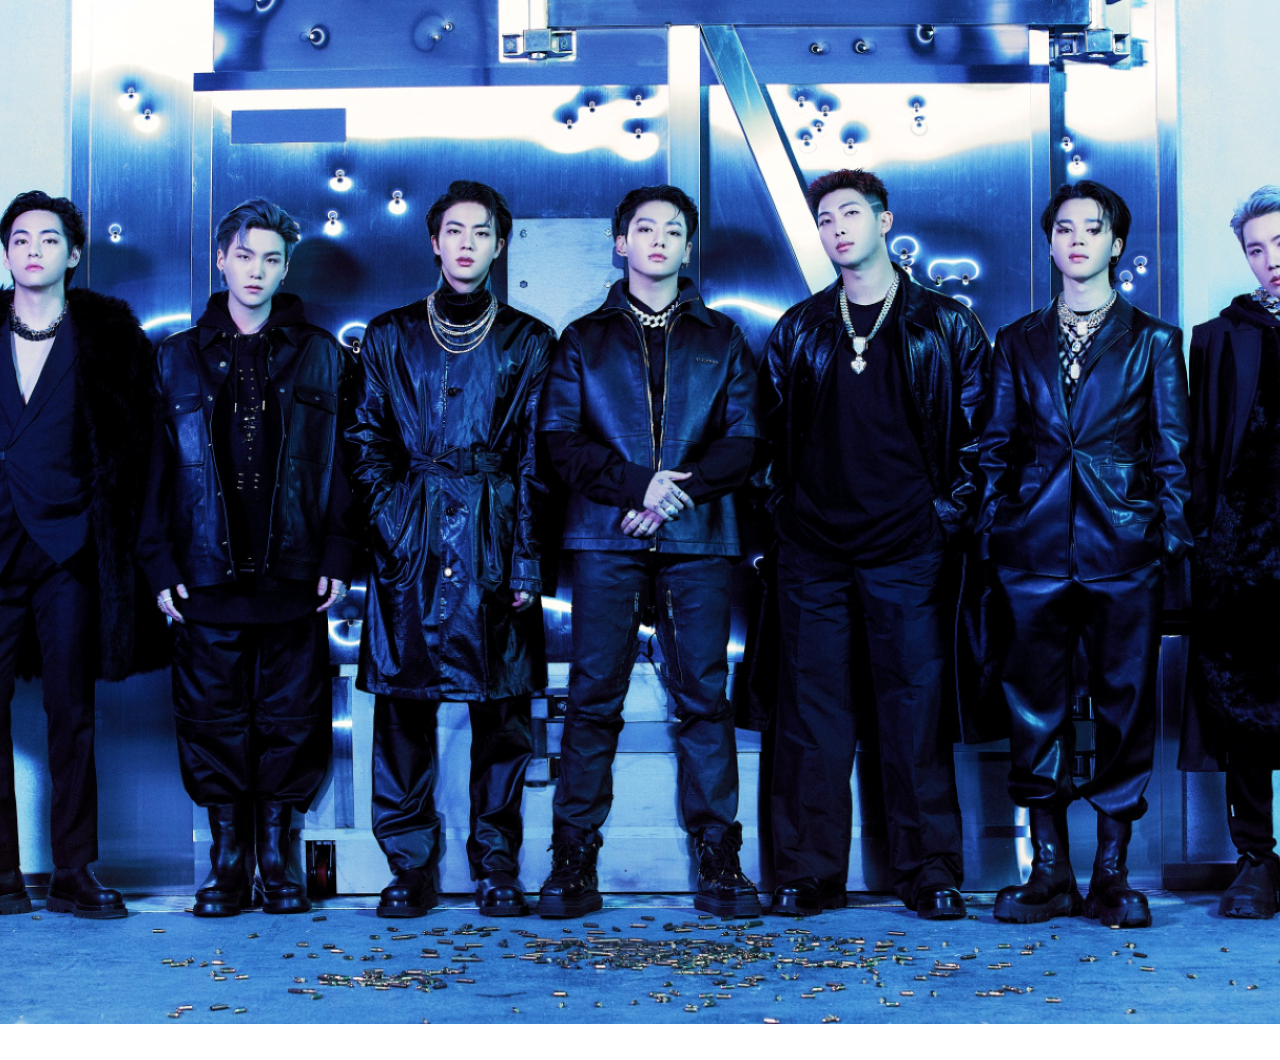
<file: webPageBTS.html>
<!DOCTYPE html>
<html lang="en">
<head>
    <meta charset="UTF-8">
    <title>BTS</title>
    <link rel="stylesheet" href="css/templatemo_style.css">
</head>
<body class="body">

    <div class="container">
        <h1><a href="index.html">Meet BTS</a></h1>
    </div>

</body>
</html>
</file>
<file: css/templatemo_style.css>
/*
Credit: http://www.templatemo.com
*/

/* 
Neo Blog Template 
http://www.templatemo.com/preview/templatemo_298_neo_blog 
*/
body {
	margin: 0px;
	padding: 0px;
	color: #5f5555;
	font-family: Tahoma, Geneva, sans-serif;
	font-size: 13px;
	line-height: 1.5em; 

	background: url("../images/btsbod.png")repeat center;

}

a, a:link, a:visited { color: #6633aa ; text-decoration: none; }
a:hover { color: red; text-decoration: none; }

p { margin: 0px; padding: 0; }
img { border: none; }

h1, h2, h3, h4, h5, h6 { color: #fff; }
h1 { font-size: 40px; font-weight: normal; margin: 0 0 30px 0; padding: 5px 0; }
h2 { font-size: 28px; font-weight: normal; margin: 0 0 30px 0; padding: 10px 0 15px 0; background: url(../images/templatemo_divider.jpg) repeat-x bottom; }
h3 { font-size: 21px; margin: 0 0 15px 0; padding: 0; padding: 0; color: #fff; font-weight: normal; }
h4 { font-size: 18px; margin: 0 0 20px 0; padding: 0 0 10px 0; }
h5 { font-size: 16px; margin: 0 0 10px 0; padding: 0; color: #fff; }
h6 { font-size: 14px; margin: 0 0 5px 0; padding: 0; color: #fff; }

.cleaner { clear: both; width: 100%; height: 0px; font-size: 0px;  }
.cleaner_h10 { clear: both; width:100%; height: 10px; }
.cleaner_h20 { clear: both; width:100%; height: 20px; }
.cleaner_h30 { clear: both; width:100%; height: 30px; }
.cleaner_h40 { clear: both; width:100%; height: 40px; }
.cleaner_h50 { clear: both; width:100%; height: 50px; }
.cleaner_h60 { clear: both; width:100%; height: 60px; }


.float_l { float: left; }
.float_r { float: right; }

.image_wrapper { display: inline-block; padding: 4px; border: 1px solid #fff; background: none; margin-bottom: 10px; }
.image_fl { float: left; margin: 3px 15px 0 0; }
.image_fr { float: right; margin: 3px 0 0 15px; }

blockquote { font-style: italic; margin-left: 10px;}
cite { font-weight: bold; color:#3b3823; }
cite span { color: #696443; }
em { color: #6633aa; }

.tmo_list {  padding: 0; list-style: none; display: inline-block }
.tmo_list li { margin:0 0 20px; padding:0 0 0 18px;  line-height: 1em; height:24px;
	width:24px; float:left}
.tmo_list li a { color: #9570c9; text-decoration: none; }
.tmo_list li a:hover { color: #f27444; text-decoration: none; }
.tmo_list li a img{
	width: 30px;
	height: 30px;
}

.btn_more a {
	display: block;
	color: #9a6bd7;
	font-size: 12px;
	font-weight: bold;
	text-decoration: none;
}

.btn_more a span {
	font-size: 14px;
}

.btn_more a:hover, .btn_more a span:hover {
	color: #fff;
}

.btn_more a span {
	font-size: 16px;
}

.button a { color: #666; font-weight: bold; }

.button a span { color: #000; font-size: 14px; }

.button a:hover { color: #000; text-decoration: none; }

#templatemo_top_wrapper {
	width: 100%;
	height: 45px;
    background:	url(../images/templatemo_top_bar.jpg) center no-repeat; 
}

#templatemo_top {
	width: 940px;
	height: 45px;
	padding: 0 10px;
	margin: 0 auto;
    background:	url(../images/templatemo_top_bar.jpg) center no-repeat;
}

#social_box { float: right; display: inline-block; margin: 8px 0 0; padding: 0; list-style: none; }
#social_box li { display: block; float: left; padding: 0; margin: 0; }
#social_box li a { width: 24px; height: 24px; margin-right: 5px; }

#templatemo_header_wrapper {
	width: 100%;
	height: 305px;
	background: url("../images/12.png") no-repeat center bottom;
	background-size: contain;

}

#templatemo_header {
	width: 1600px;
	height: 300px;
	padding: 0 10px;
	margin: 0 auto;

}

#templatemo_header  #site_title {
	float: left;
	width: 300px;
	padding-top: 30px;
	margin-left:70px;

}

#templatemo_header  #site_title h1 {
	margin: 0;
	padding: 0;


}

#templatemo_header  #site_title a {
	margin: 0px;
	padding: 0px;
	font-size: 40px;

	font-weight: bold;
	text-decoration: none;
}

#templatemo_header  #site_title a span {
	display: block;
	color:black;
	font-size:35x;
	font-weight: normal;
	margin-top: 20px;
	font-weight: bold;


}

#header_right {
	float: right;
	width: 660px;
}

/* menu */

.templatemo_menu_wrapper {
	width: 100%;
	height: 50px;
    background:	url("../images/bod1y.png") center;
}

.templatemo_menu {
	width: 940px;
	height: 50px;
	padding: 0 10px;
	margin: 0 auto;
    background:	url("../images/bod1y.png") center;
}

.templatemo_menu ul {
	height: 53px;
	margin: 0;
	padding: 13px 0 0 0;
	list-style: none;
}

.templatemo_menu ul li {
	margin-right:20px;
	display: inline-block;
	height:28px;
	background-size: contain;
}
.templatemo_menu ul li:hover{

}
.templatemo_menu ul li a {
	float: left;
	display: block;
	margin-right: 40px;
	color: #d2a3cd;	
	text-align: center;
	text-decoration: none;
	font-weight: bold;
	outline: none;
	border: none;
}


.templatemo_menu ul li a:hover, .templatemo_menu ul .current {
	color: #6633aa;
	background: url("../images/btsbod.png")repeat;
	padding:13px 20px;
	margin-top:-10px;
	border-radius: 10px;

}

/* end of menu */

/* content */

#templatemo_middle_wrapper_outer {
	clear: both;
	width: 100%;

}

#templatemo_middle_wrapper_inner {
	width: 950px;
	padding: 10px 0;
	margin: 0 auto;

}

#templatemo_middle_top { width: 970px; height: 10px; margin: 0 auto; background: url("../images/templatemo_content_top.png") no-repeat; }
#templatemo_middle_bottom { width: 970px; height: 10px; margin: 0 auto; background: url("../images/templatemo_content_bottom.png") no-repeat; }

#templatemo_middle {
	width: 920px;
	padding: 10px 25px;
	margin: 0 auto;
	background: url("../images/templatemo_content_middle.png") repeat-y;
height:100%
}

#templatemo_content {
	float: left;
	width: 620px;
	padding-right: 20px;
	border-right: 1px solid #342e2e;
}
.post_box img{
	width:240px; /*pvdeeee*/
	height:290px;
}
.post_box_last img{
	width:240px;
	height: 350px;
}
#templatemo_content p {
	margin-bottom: 10px;
}
.sidebar_box img{
	height: 125px;
	width: 125px;
}
.content_box {
	margin-bottom: 40px;
	padding-bottom: 40px;
	border-bottom: 1px solid #433d3a;	
}

.col_w310 {
	float: left;
	width: 270px;
	padding-right: 40px;
}

#templatemo_slider {
	width: 600px;
	height: 365px;
	background: #231e1c;
	border: 10px solid #231e1c;
	border-bottom: 1px solid #433d3a;
	margin-bottom: 40px;
}

#templatmeo_sidebar {
	float: right;
	width: 260px;
	
}

.sidebar_box {
	margin-bottom: 15px;
	padding-bottom: 15px;
	border-bottom: 1px solid #433d3a;

}

.post_box {
	margin-bottom: 20px;
	border-bottom: 1px solid #433d3a;
}

.post_box_last {
	padding-bottom: 0;
	border-bottom: none;
}

.post_box h2 {
	margin: 0;
	padding: 10px 0 10px 0;
	line-height: 30px;
}

.post_box h2 a { 
	color: #FFF; 
	text-decoration: none; 
}

.post_box .post_meta {
	padding: 5px;
	margin-bottom: 20px;
	background: #000000;
}

.post_box p {
	text-align: justify;
	margin-bottom: 20px;
}

.post_box img {
	float: left;
	margin-right: 20px;
	padding: 5px; border: 1px solid #000;
	background: #221c1c;
	display: inline-block;
}

.post_box .category {
	float: left;
	width: 300px;
}

.post_box .comment {
	position: absolute;
	top: -10px;
	right: 0px;
	width: 70px;
	height: 42px;
	text-align: center;
	padding-top: 10px;
	font-size: 16px;
	font-weight: bold;
	background: url(images/templatemo_comment.png) no-repeat;
}

.post_box .comment a {
	color: #333;
	text-decoration: none;
}

#comment_section {
	clear: both;
	margin-bottom: 60px;
	width: 585px;
}

.first_level {
	margin: 0; padding: 0;
}

.comments {
	list-style: none; 
}

.comments li { margin-bottom: 10px; list-style:none; }
.comments li .commentbox1 { border: 1px solid #3c3735;  background: #282321; }
.comments li .commentbox2 { border: 1px solid #534e4b;  background: #3c3735; }

.comments li .comment_box { clear: both; width:100%; padding: 15px;  }
.comment_box .gravatar { float: left; width: 50px; border: 1px solid #3c3735; margin-right: 15px; background: #3c3735; }
.comment_box .gravatar img { margin: 0; width: 50px; height: 50px; }
.comment_box .comment_text { margin: 0 0 0 65px; }

.comment_box .comment_text p { margin: 0; color: #aaaaaa; }
.comment_text .comment_author { font-size: 14px; color: #d25050; margin-bottom: 10px; }
.comment_text .date { font-size: 12px; font-weight: normal; color: #948393; padding-left: 10px; }
.comment_text .time { font-size: 12px; font-weight: normal; color: #948393; padding-left: 10px; }
.comment_text .reply a { display: block; clear: both; float: right; padding: 1px 10px; height: 24px; text-align: center; background: #3694ab; border: 1px solid #fff; color: #fff; } 


#comment_form {
	clear: both;
}

#comment_form h3 {
	font-size: 20px;
	border-bottom: 1px dotted #666;
	margin-bottom: 10px;
	padding-bottom: 10px;
}

#comment_form form {
	padding: 20px;
	background: #282321;
	border: 1px solid #3c3735;
}

#comment_form textarea {
	background: #13100F none repeat fixed 0 0;
	border: 1px solid #3c3735;
	display: block;
	font-family: Verdana, Geneva, sans-serif;
	font-size: 12px;
	color: #aaaaaa;
	height: 150px;
	margin-top: 5px;
	padding: 5px;
	width: 450px;
}

#comment_form .form_row {
	width: 100%;
	margin-bottom: 15px;
}

#comment_form form input {
	margin-top: 5px;
	padding: 5px;
	width: 300px;
	font-family: Verdana, Geneva, sans-serif;
	font-size: 12px;
	color: #aaaaaa;
	background: #13100F none repeat fixed 0 0;
	border: 1px solid #3c3735;
}

#comment_form .submit_btn {
	width: 90px;
	font-weight: bold;
	color: #aaaaaa;
	cursor: pointer;
	padding: 8px 10px;
}

.service_box { clear: both; margin-bottom: 20px; width: 620px; float: left}
.service_box img { width: 597px; border:1px white groove; margin-top:20px;}
.service_box .sb_right { width:600px; float: left; border:1px solid white; border-radius: 5px; padding:10px}
.sb_small{
	width:275px;
	margin:15px 8px 20px 8px;
	padding:15px 8px;
	display: inline-block;
	border:1px solid white;
	border-radius: 5px;
	height:280px;
	float:left;
}
.sb_small .right{
	margin-right:0;
	float: right;
}
.sb_small img{
	width: 270px;
	height: 160px;
	border-radius: 10px;
	margin:0;
}
.sb_small h4{
	margin:0 0 0 10px;
}
#contact_form { padding: 0; }
#contact_form form { margin: 0px; padding: 0px; }

#contact_form form input {
	margin-top: 5px;
	padding: 5px;
	width: 250px;
	font-family: Verdana, Geneva, sans-serif;
	font-size: 12px;
	color: #aaaaaa;
	background: #13100F none repeat fixed 0 0;
	border: 1px solid #3c3735;
}

#contact_form form label { display: block; width: 100px; margin-right: 10px; font-size: 14px; color: #a39d9d; }

#contact_form form textarea {
	background: #13100F none repeat fixed 0 0;
	border: 1px solid #3c3735;
	display: block;
	font-family: Verdana, Geneva, sans-serif;
	font-size: 12px;
	color: #aaaaaa;
	height: 150px;
	margin-top: 5px;
	padding: 5px;
	width: 260px;
}

#contact_form .submit_btn {
	width: 90px;
	font-weight: bold;
	color: #aaaaaa;
	cursor: pointer;
	padding: 8px 10px;
}

/* gallery */
#gallery { clear: both; }
#gallery a { border: none; }
#gallery ul { list-style: none; margin: 0; padding: 0; }
#gallery ul li { padding: 0 0 30px 0; margin: 0 0 30px 0; border-bottom: 1px dashed #433d3a; }
#gallery ul li .left { float: left; width: 300px; }	
#gallery ul li .left img { border: 5px solid #000; }
#gallery ul li .right { float: right; width: 320px; }
	 
/* end of gallery */

.ads_125 { margin: 0; padding: 0; list-style: none;
	}
.ads_125 li { display: block; float: left; margin: 13px 10px 13px 0; padding: 0; display: inline-block;
	position: relative;
	top:0;
	transition: top ease 0.5s ;
}
.ads_125 li:hover{
	box-shadow: 1 0.8em 0.8em -0.4em var(--hover);
	transform: translateY(-0.45em);
}

.ads_125 li a { display: block; width: 125px; height: 125px; }
.ads_125 .odd { margin-right: 0; }


.recent_comment_box { padding: 0 0 15px; margin: 0 0 15px; border-bottom: 1px dashed #433d3a; }
.recent_comment_box a { color: #e55822; font-weight: bold; }

/* footer */

#templatemo_footer {
	clear: both;
	width: 930px;
	padding: 20px;
}

.col_w310 {
	width: 270px;
	padding-right: 40px;
}


#templatemo_footer h4 {
	color: #cfbbb1;
	margin-bottom: 10px;
}

#templatemo_footer p {
	margin-bottom: 10px;
}

#templatemo_footer ul { padding: 0; margin: 0; list-style: none; }

#templatemo_footer li { padding: 0; margin: 0 0 5px 0; }

#templatemo_footer li a {
	display: block;
	text-decoration: none;
	 border-bottom: 1px dotted #322d2b;
}

#templatemo_footer li a:hover {
	color: #fff;
}

#templatemo_footer .last {
	padding-right: 0;
}

/* end of footer*/

/* copyright */

#templatemo_copyright_wrapper {
	width: 100%;
	background: #120f0e;
	border-top: 1px solid #36312e;
}

#templatemo_copyright {
	clear: both;
	width: 930px;
	padding: 10px 20px;
	margin: 0 auto;
	text-align: center;
	color: #cfbbb1;
	border-top: 1px solid #000;
}

#templatemo_copyright a {
	color: #cfbbb1;
}
.body{
	background: url("../images/body.png") no-repeat bottom;
    width: 1550px;
	height: 1024px;
}
.main{
	position: relative;
	margin-top:-6px;
	background: rgba(255, 255, 255, 0.33);
}
.container{
	height:300px;
	width:400px;
	position: center;
	padding:380px 600px;
}
.container h1{
	line-height: .9;
	font-weight: bold;
	color: #ffffff;
	display: inline-block;
	border: 15px solid #fff;
	padding: 30px;
	font-size: 55px;
	animation: fadeIn 1s ease-in both;
	opacity:0;

}
@keyframes fadeIn{
	from {
		opacity: 0;
		transform: translate3d(0, -20%, 0);
	}
	to {
		opacity: 1;
		transform: translate3d(0, 0, 0);
	}
}
.container h1 a{
	text-decoration: none;
	color:white;
}
.container h1:hover{
	color:lightgrey;
	border-color:lightgrey;
}
.container h1 a:hover{
	color:lightgrey;
}
.building{
	width:280px;
	float:left;
	border:1px white solid;
	padding:10px;
	margin:0 3px;	height:400px;
}
.building img{
	width:280px;

}

/* end of copyright */
</file>
